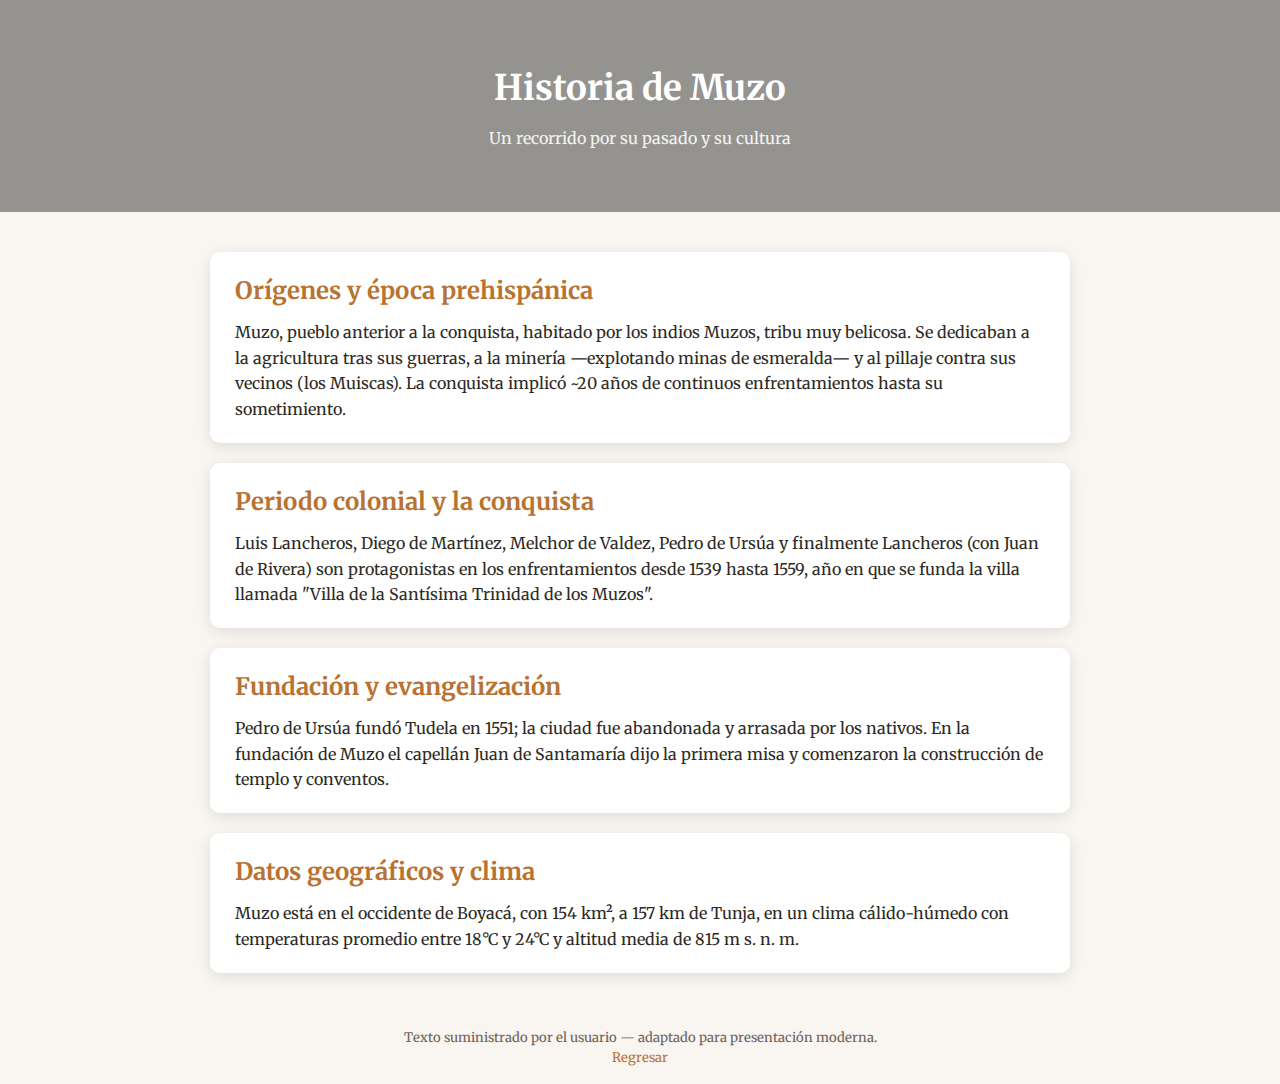
<file: pages/history.html>
<!DOCTYPE html>
<html lang="es">
<head>
  <meta charset="utf-8" />
  <meta name="viewport" content="width=device-width, initial-scale=1" />
  <title>Historia de Muzo</title>
  <link href="https://fonts.googleapis.com/css2?family=Merriweather:wght@400;700&display=swap" rel="stylesheet" />
  <link rel="stylesheet" href="style.css" />
</head>
<body>
  <header>
    <h1>Historia de Muzo</h1>
    <p>Un recorrido por su pasado y su cultura</p>
  </header>

  <div class="container">
    <section>
      <h2>Orígenes y época prehispánica</h2>
      <p>
        Muzo, pueblo anterior a la conquista, habitado por los indios Muzos,
        tribu muy belicosa. Se dedicaban a la agricultura tras sus guerras,
        a la minería —explotando minas de esmeralda— y al pillaje contra sus
        vecinos (los Muiscas). La conquista implicó ~20 años de continuos
        enfrentamientos hasta su sometimiento.
      </p>
    </section>

    <section>
      <h2>Periodo colonial y la conquista</h2>
      <p>
        Luis Lancheros, Diego de Martínez, Melchor de Valdez, Pedro de Ursúa
        y finalmente Lancheros (con Juan de Rivera) son protagonistas en los
        enfrentamientos desde 1539 hasta 1559, año en que se funda la villa
        llamada "Villa de la Santísima Trinidad de los Muzos".
      </p>
    </section>

    <section>
      <h2>Fundación y evangelización</h2>
      <p>
        Pedro de Ursúa fundó Tudela en 1551; la ciudad fue abandonada y
        arrasada por los nativos. En la fundación de Muzo el capellán Juan
        de Santamaría dijo la primera misa y comenzaron la construcción de
        templo y conventos.
      </p>
    </section>

    <section>
      <h2>Datos geográficos y clima</h2>
      <p>
        Muzo está en el occidente de Boyacá, con 154 km², a 157 km de Tunja,
        en un clima cálido-húmedo con temperaturas promedio entre 18°C y
        24°C y altitud media de 815 m s. n. m.
      </p>
    </section>
  </div>

  <footer>
    Texto suministrado por el usuario — adaptado para presentación moderna.
    <br />
    <a href="../index.html">Regresar</a>
  </footer>
</body>
</html>
</file>
<file: pages/style.css>
:root {
  --bg: #f9f5f0;
  --text: #2e2a26;
  --accent: #b87333;
  --card: #ffffff;
  --shadow: rgba(0, 0, 0, 0.1);
}
* {
  box-sizing: border-box;
  margin: 0;
  padding: 0;
}
body {
  font-family: "Merriweather", serif;
  background-color: var(--bg);
  color: var(--text);
  line-height: 1.6;
}
header {
  background: url("https://situr.boyaca.gov.co/wp-content/uploads/2021/05/VILLA-DE-LEYVA-1200x350-c-default.jpg")
    center/cover no-repeat;
  padding: 60px 20px;
  text-align: center;
  color: white;
  background-blend-mode: multiply;
  background-color: rgba(0, 0, 0, 0.4);
}
header h1 {
  font-size: 2.2rem;
  margin-bottom: 10px;
}
header p {
  font-size: 1rem;
  opacity: 0.9;
}
.container {
  max-width: 900px;
  margin: 40px auto;
  padding: 0 20px;
}
section {
  background: var(--card);
  padding: 20px 25px;
  margin-bottom: 20px;
  border-radius: 10px;
  box-shadow: 0 4px 15px var(--shadow);
}
section h2 {
  color: var(--accent);
  margin-bottom: 10px;
}
footer {
  text-align: center;
  font-size: 13px;
  padding: 15px;
  color: #6d645c;
  margin-top: 30px;
}
a {
  color: var(--accent);
  text-decoration: none;
}
@media (max-width: 600px) {
  header h1 {
    font-size: 1.6rem;
  }
}
</file>
